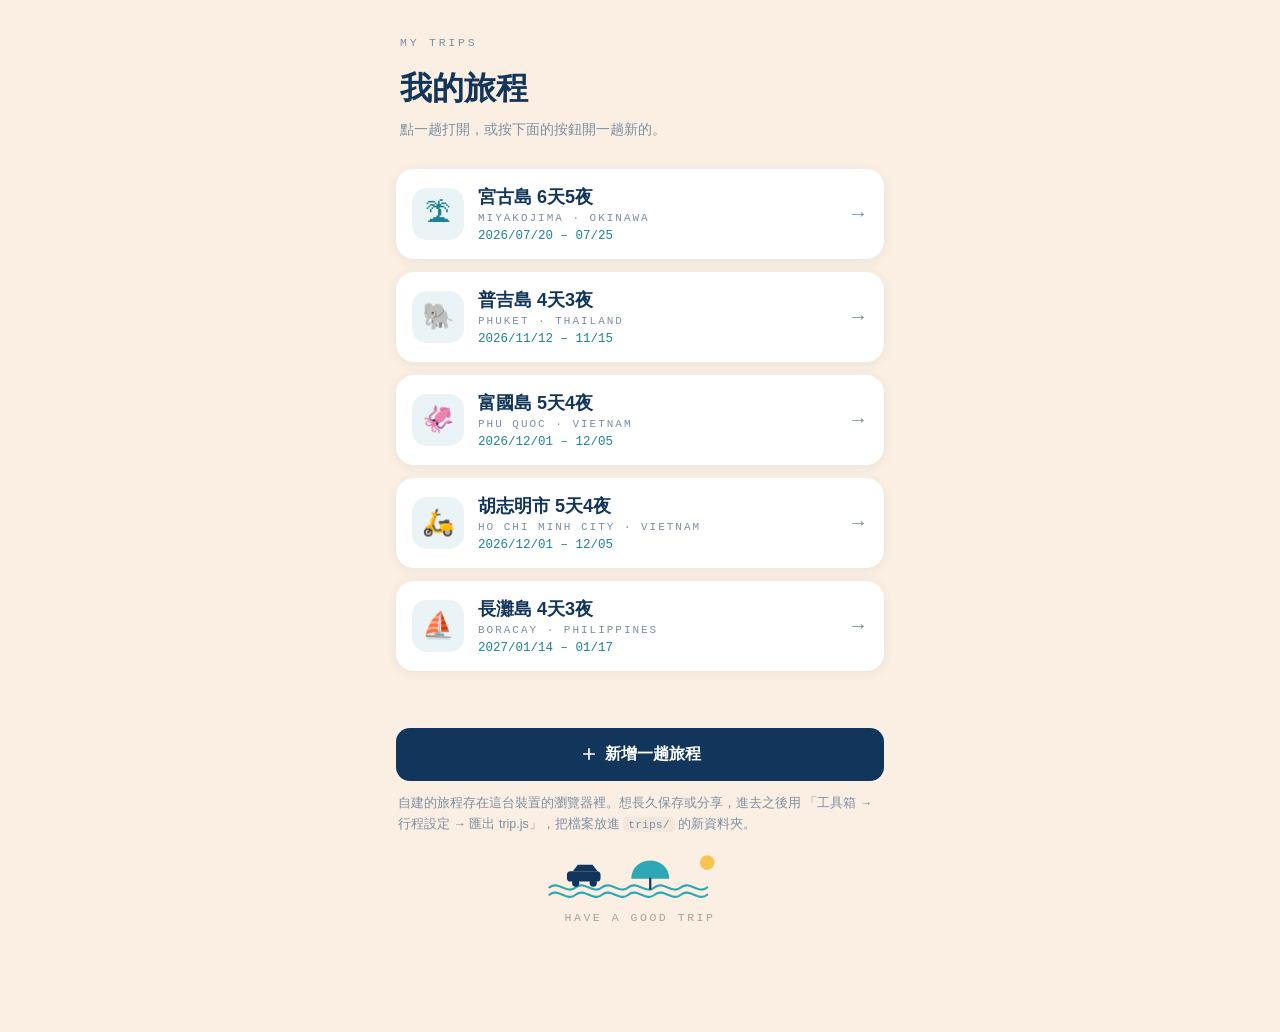
<file: travel-app/index.html>
<!DOCTYPE html>
<html lang="zh-Hant">
<head>
  <meta charset="utf-8" />
  <meta name="viewport" content="width=device-width, initial-scale=1, viewport-fit=cover" />
  <meta name="theme-color" content="#FBEFE3" />
  <title>我的旅程</title>
  <link rel="icon" href="engine/icon.svg" type="image/svg+xml" />
  <link rel="stylesheet" href="engine/styles.css" />
</head>
<body>
  <div class="app home">
    <header class="homeHead">
      <p class="pageKicker">MY TRIPS</p>
      <h1 class="homeTitle">我的旅程</h1>
      <p class="homeSub">點一趟打開，或按下面的按鈕開一趟新的。</p>
    </header>

    <main class="main" id="tripList"></main>

    <div class="homeActs">
      <button class="btn btn--primary btn--block newTripBtn" id="newTrip">
        <svg viewBox="0 0 24 24" fill="none" stroke="currentColor" stroke-width="2.2" stroke-linecap="round" aria-hidden="true"><path d="M12 5v14M5 12h14"/></svg>
        新增一趟旅程
      </button>
      <p class="homeHint">
        自建的旅程存在這台裝置的瀏覽器裡。想長久保存或分享，進去之後用
        「工具箱 → 行程設定 → 匯出 trip.js」，把檔案放進 <code>trips/</code> 的新資料夾。
      </p>
    </div>

    <footer class="siteFoot">
      <svg class="siteFoot__art" viewBox="0 0 260 70" aria-hidden="true">
        <circle cx="222" cy="18" r="10" fill="#F6C453"/>
        <g fill="none" stroke="#2FA8B5" stroke-width="3" stroke-linecap="round">
          <path d="M6 52c12-10 24 10 36 0s24 10 36 0 24 10 36 0 24 10 36 0 24 10 36 0 24 10 36 0"/>
          <path d="M6 62c12-10 24 10 36 0s24 10 36 0 24 10 36 0 24 10 36 0 24 10 36 0 24 10 36 0"/>
        </g>
        <g>
          <path d="M118 40c0-16 13-25 26-25s26 9 26 25z" fill="#2FA8B5"/>
          <path d="M144 40v14" stroke="#12365B" stroke-width="3" stroke-linecap="round"/>
        </g>
        <g fill="#12365B">
          <rect x="30" y="30" width="46" height="14" rx="5"/>
          <path d="M38 30l7-9h20l7 9z"/>
          <circle cx="42" cy="46" r="5"/><circle cx="66" cy="46" r="5"/>
        </g>
      </svg>
      <p class="siteFoot__note">HAVE A GOOD TRIP</p>
    </footer>
  </div>

  <dialog class="sheet" id="sheet" aria-labelledby="sheetTitle">
    <form method="dialog" id="sheetForm" class="sheet__form">
      <div class="sheet__head">
        <h2 class="sheet__title" id="sheetTitle">新增一趟旅程</h2>
        <button class="sheet__close" value="cancel" type="submit" aria-label="關閉">✕</button>
      </div>
      <div class="sheet__body">
        <div class="field">
          <label for="f_title">旅程標題</label>
          <input id="f_title" name="title" type="text" placeholder="例：京都 5天4夜" required />
        </div>
        <div class="field">
          <label for="f_sub">英文／日文副標</label>
          <input id="f_sub" name="sub" type="text" placeholder="例：KYOTO · JAPAN" />
        </div>
        <div class="field--row">
          <div class="field">
            <label for="f_start">出發日</label>
            <input id="f_start" name="start" type="date" required />
          </div>
          <div class="field">
            <label for="f_end">回程日</label>
            <input id="f_end" name="end" type="date" required />
          </div>
        </div>
        <div class="field--row">
          <div class="field"><label for="f_m1">成員 1</label><input id="f_m1" name="m1" type="text" value="我" /></div>
          <div class="field"><label for="f_m2">成員 2</label><input id="f_m2" name="m2" type="text" value="旅伴" /></div>
        </div>
        <div class="field--row">
          <div class="field"><label for="f_cfrom">當地幣別</label><input id="f_cfrom" name="cfrom" type="text" value="JPY" /></div>
          <div class="field"><label for="f_cto">本國幣別</label><input id="f_cto" name="cto" type="text" value="TWD" /></div>
          <div class="field"><label for="f_rate">匯率</label><input id="f_rate" name="rate" type="number" step="0.0001" value="0.21" /></div>
        </div>
        <div class="field">
          <label for="f_center">地圖中心座標</label>
          <input id="f_center" name="center" type="text" placeholder="35.0116,135.7681" />
          <p class="field__hint">從 Google Maps 網址複製 @ 後面那一組數字。留空的話之後可以在「行程設定」補。</p>
        </div>
        <div class="field">
          <label for="f_emoji">首頁圖示</label>
          <input id="f_emoji" name="emoji" type="text" value="🧳" maxlength="4" />
        </div>
      </div>
      <div class="sheet__foot">
        <button class="btn btn--ghost" value="cancel" type="submit">取消</button>
        <button class="btn btn--primary" value="save" type="submit">建立並開始編輯</button>
      </div>
    </form>
  </dialog>

  <script src="trips.js"></script>
  <script>
  (function () {
    'use strict';
    var $ = function (s) { return document.querySelector(s); };
    var REG = 'myTrips.v1';            /* 自建旅程的 id 清單 */
    var esc = function (s) {
      return String(s == null ? '' : s).replace(/[&<>"']/g, function (c) {
        return { '&': '&amp;', '<': '&lt;', '>': '&gt;', '"': '&quot;', "'": '&#39;' }[c];
      });
    };
    var get = function (k, d) { try { var v = localStorage.getItem(k); return v ? JSON.parse(v) : d; } catch (e) { return d; } };
    var set = function (k, v) { try { localStorage.setItem(k, JSON.stringify(v)); return true; } catch (e) { alert('儲存失敗，瀏覽器空間不足或處於隱私模式。'); return false; } };
    var pad = function (n) { return (n < 10 ? '0' : '') + n; };
    var iso = function (d) { return d.getFullYear() + '-' + pad(d.getMonth() + 1) + '-' + pad(d.getDate()); };
    var fmt = function (s) { var p = s.split('-'); return p[0] + '/' + p[1] + '/' + p[2]; };

    /* --- 讀出自建旅程（標題等資訊直接從那趟的資料讀，才不會跟 App 內的編輯脫節） --- */
    function customTrips() {
      return get(REG, []).map(function (id) {
        var blob = get('trip:' + id + ':data', null);
        if (!blob || !blob.data) return null;
        var m = blob.data.meta || {};
        var days = blob.data.days || [];
        var last = days.length ? days[days.length - 1].date : m.endDate;
        return {
          id: id, custom: true,
          title: m.title || '未命名旅程',
          sub: m.subtitleEn || '',
          range: m.startDate ? fmt(m.startDate) + ' – ' + fmt(last || m.startDate) : '',
          emoji: m.emoji || '🧳'
        };
      }).filter(Boolean);
    }

    function card(t) {
      var href = t.custom
        ? 'trips/custom/index.html?id=' + encodeURIComponent(t.id)
        : 'trips/' + esc(t.folder) + '/index.html';
      return '<div class="tripRow">' +
        '<a class="tripCard" href="' + esc(href) + '">' +
          '<span class="tripCard__emoji">' + esc(t.emoji || '🧳') + '</span>' +
          '<span class="tripCard__body">' +
            '<span class="tripCard__t">' + esc(t.title) + '</span>' +
            '<span class="tripCard__s">' + esc(t.sub || '') + '</span>' +
            '<span class="tripCard__r">' + esc(t.range || '') + '</span>' +
          '</span><span class="tripCard__go">→</span></a>' +
        (t.custom ? '<button class="tripDel" data-del="' + esc(t.id) + '" aria-label="刪除這趟旅程">✕</button>' : '') +
      '</div>';
    }

    function render() {
      var all = (window.TRIPS || []).concat(customTrips());
      $('#tripList').innerHTML = all.length
        ? all.map(card).join('')
        : '<p class="empty">還沒有任何旅程<br>按下面「新增一趟旅程」開始</p>';
    }

    /* --- 新增 --- */
    $('#newTrip').addEventListener('click', function () {
      var t = new Date();
      $('#f_start').value = iso(t);
      t.setDate(t.getDate() + 3);
      $('#f_end').value = iso(t);
      $('#f_title').value = '';
      var dlg = $('#sheet');
      if (dlg.showModal) dlg.showModal(); else dlg.setAttribute('open', '');
    });

    $('#sheetForm').addEventListener('submit', function (ev) {
      if (((ev.submitter && ev.submitter.value) || 'cancel') !== 'save') return;
      var f = {};
      Array.prototype.forEach.call(this.querySelectorAll('[name]'), function (el) { f[el.name] = el.value.trim(); });

      if (!f.title) { alert('請填旅程標題'); ev.preventDefault(); return; }
      if (!f.start || !f.end) { alert('請填出發日與回程日'); ev.preventDefault(); return; }
      var span = Math.round((new Date(f.end + 'T00:00:00') - new Date(f.start + 'T00:00:00')) / 86400000) + 1;
      if (span < 1) { alert('回程日不能早於出發日'); ev.preventDefault(); return; }
      if (span > 60) { alert('一趟旅程最多 60 天'); ev.preventDefault(); return; }

      var id = 'custom-' + Date.now().toString(36) + '-' + Math.random().toString(36).slice(2, 6);
      var ctr = (f.center || '').split(',').map(parseFloat);
      var center = (ctr.length === 2 && !isNaN(ctr[0]) && !isNaN(ctr[1])) ? ctr : [0, 0];

      var days = [];
      for (var i = 0; i < span; i++) {
        var d = new Date(f.start + 'T00:00:00');
        d.setDate(d.getDate() + i);
        days.push({ n: i + 1, date: iso(d), title: '', items: [] });
      }

      var trip = {
        meta: {
          id: id, title: f.title, subtitleEn: f.sub, emoji: f.emoji || '🧳',
          rangeLabel: '', startDate: f.start, endDate: f.end,
          members: [f.m1 || '我', f.m2 || '旅伴'],
          currency: { from: f.cfrom || 'JPY', to: f.cto || 'TWD', rate: parseFloat(f.rate) || 1 },
          center: center, zoom: center[0] ? 11 : 2, footerNote: 'HAVE A GOOD TRIP'
        },
        flights: { airline: '', legs: [], note: '' },
        car: { title: '交通 · 住宿', rows: [], tel: '' },
        weather: { lat: center[0], lon: center[1], title: '行程天氣', note: '資料：Open-Meteo 即時預報，每次開啟自動更新。', fallback: [] },
        shopping: [],
        days: days
      };

      if (!set('trip:' + id + ':data', { dirty: true, data: trip })) { ev.preventDefault(); return; }
      var reg = get(REG, []);
      reg.push(id);
      set(REG, reg);
      location.href = 'trips/custom/index.html?id=' + encodeURIComponent(id) + '#/settings';
    });

    /* --- 刪除 --- */
    $('#tripList').addEventListener('click', function (ev) {
      var b = ev.target.closest('[data-del]');
      if (!b) return;
      ev.preventDefault();
      var id = b.dataset.del;
      var blob = get('trip:' + id + ':data', null);
      var name = (blob && blob.data && blob.data.meta && blob.data.meta.title) || '這趟旅程';
      if (!confirm('刪除「' + name + '」？\n行程、記帳、勾選都會一起刪掉，無法復原。')) return;
      ['data', 'shop', 'ledger', 'day'].forEach(function (k) {
        try { localStorage.removeItem('trip:' + id + ':' + k); } catch (e) {}
      });
      set(REG, get(REG, []).filter(function (x) { return x !== id; }));
      render();
    });

    render();
  })();
  </script>
</body>
</html>
</file>
<file: travel-app/engine/styles.css>
/* ===========================================================
   宮古島 6天5夜 — 樣式
   配色：奶油底 + 深藍字 + 宮古藍點綴 + 紫色工具箱
   =========================================================== */
:root{
  --cream:#FBEFE3;
  --cream-2:#F6E4D5;
  --card:#FFFFFF;
  --navy:#12365B;
  --navy-2:#0E2A46;
  --ink:#1B2A3A;
  --muted:#7D8FA3;
  --line:#E7DACB;
  --teal:#2FA8B5;
  --teal-dk:#1D8391;
  --purple:#8B5CF6;
  --amber:#F6C453;
  --amber-dk:#B4791B;
  --danger:#D2544B;
  --ok:#2F9E6B;

  --radius:18px;
  --radius-sm:12px;
  --shadow:0 2px 12px rgba(18,54,91,.07);
  --shadow-lg:0 10px 30px rgba(18,54,91,.16);

  --mono:ui-monospace,SFMono-Regular,"SF Mono",Menlo,Consolas,"Noto Sans TC",monospace;
  --sans:-apple-system,BlinkMacSystemFont,"Segoe UI","Noto Sans TC","PingFang TC","Hiragino Sans","Microsoft JhengHei",sans-serif;

  --tabs-h:64px;
  --safe-b:env(safe-area-inset-bottom,0px);
  --safe-t:env(safe-area-inset-top,0px);
}

*{box-sizing:border-box}
html,body{margin:0;padding:0}
body{
  background:var(--cream);
  color:var(--ink);
  font-family:var(--sans);
  -webkit-font-smoothing:antialiased;
  -webkit-text-size-adjust:100%;
  overscroll-behavior-y:none;
}
button,input,select,textarea{font:inherit;color:inherit}
button{cursor:pointer;border:0;background:none}
a{color:var(--teal-dk)}

.app{max-width:520px;margin:0 auto;position:relative;min-height:100vh;background:var(--cream)}

/* ---------------- Hero ---------------- */
.topStack{position:sticky;top:0;z-index:400;background:var(--cream)}
.hero{
  position:relative;
  height:260px;overflow:hidden;background:var(--navy);
  transition:height .22s ease;
}
/* 底色是海：圖磚還沒載入或離線時也不會變成一塊黑 */
.hero__map{position:absolute;inset:0;z-index:0;background:linear-gradient(165deg,#9ACBDB 0%,#5E9DB4 45%,#2F6B84 100%)}
.hero__mapHint{
  position:absolute;top:10px;right:10px;z-index:420;
  background:rgba(18,54,91,.72);color:#fff;
  font-size:11.5px;letter-spacing:.02em;
  padding:5px 10px;border-radius:999px;pointer-events:none;
}
.hero__scrim{
  position:absolute;inset:auto 0 0 0;height:56%;z-index:410;pointer-events:none;
  background:linear-gradient(180deg,rgba(14,42,70,0) 0%,rgba(14,42,70,.62) 55%,rgba(14,42,70,.86) 100%);
}
.hero__text{position:absolute;left:18px;right:18px;bottom:34px;z-index:415;pointer-events:none;color:#fff}
.hero__eyebrow{margin:0 0 4px;font-family:var(--mono);font-size:11px;letter-spacing:.34em;opacity:.82}
.hero__title{margin:0;font-size:29px;line-height:1.15;font-weight:800;letter-spacing:.01em;text-shadow:0 2px 10px rgba(0,0,0,.3)}
.hero__range{margin:6px 0 0;font-family:var(--mono);font-size:13px;letter-spacing:.12em;opacity:.86}
.hero__wave{position:absolute;left:0;right:0;bottom:-1px;width:100%;height:44px;z-index:418;pointer-events:none;display:block}

.hero--compact{height:150px}
.hero--compact .hero__title{font-size:22px}
.hero--compact .hero__text{bottom:26px}
.hero--compact .hero__mapHint{opacity:0}

/* Leaflet tweaks */
.leaflet-container{background:#cfe6ef;font-family:var(--sans)}
.leaflet-control-zoom{border:0!important;box-shadow:var(--shadow)!important;margin:10px 0 0 10px!important}
.leaflet-control-zoom a{border-radius:8px!important;color:var(--navy)!important;font-weight:700}
.leaflet-control-attribution{font-size:9px;background:rgba(255,255,255,.7)!important}
.pin{display:grid;place-items:center;width:30px;height:36px}
.pin__body{
  width:28px;height:28px;border-radius:50% 50% 50% 4px;transform:rotate(-45deg);
  background:var(--navy);border:2px solid #fff;box-shadow:0 2px 6px rgba(0,0,0,.35);
  display:grid;place-items:center;
}
.pin__n{transform:rotate(45deg);color:#fff;font:700 12px/1 var(--mono)}
.pin--teal .pin__body{background:var(--teal)}
.pin--purple .pin__body{background:var(--purple)}
.pin--amber .pin__body{background:var(--amber)}
.pin--amber .pin__n{color:var(--navy)}
.leaflet-popup-content-wrapper{border-radius:14px;box-shadow:var(--shadow-lg)}
.leaflet-popup-content{margin:12px 14px;min-width:170px}
.pop__t{font-weight:800;color:var(--navy);font-size:15px;margin:0 0 2px}
.pop__s{font-family:var(--mono);font-size:11.5px;color:var(--muted);margin:0 0 9px}
.pop__row{display:flex;gap:6px}
.pop__btn{
  flex:1;text-align:center;text-decoration:none;font-size:12.5px;font-weight:700;
  padding:7px 8px;border-radius:9px;border:1px solid var(--teal);color:var(--teal-dk);background:#fff;white-space:nowrap;
}
.pop__btn--fill{background:var(--navy);border-color:var(--navy);color:#fff}

/* ---------------- 日期分頁 ---------------- */
.dayTabs{
  display:flex;gap:9px;overflow-x:auto;scrollbar-width:none;
  padding:12px 16px;background:var(--cream);
  border-bottom:1px solid var(--line);
  -webkit-overflow-scrolling:touch;
}
.dayTabs::-webkit-scrollbar{display:none}
.dayTab{
  flex:0 0 auto;min-width:78px;text-align:center;
  padding:8px 14px;border-radius:999px;
  background:#fff;border:1px solid var(--line);color:var(--navy);
  transition:background .18s,color .18s,transform .18s;
}
.dayTab strong{display:block;font-size:14.5px;font-weight:800}
.dayTab span{display:block;font-family:var(--mono);font-size:11px;color:var(--muted);margin-top:1px}
.dayTab[aria-selected="true"]{background:var(--navy);border-color:var(--navy);color:#fff}
.dayTab[aria-selected="true"] span{color:rgba(255,255,255,.75)}
.dayTab--past strong{opacity:.55}

/* ---------------- Main ---------------- */
.main{padding:18px 16px 40px;outline:none}
.main:focus{outline:none}

/* 日標題 */
.dayHead{display:flex;align-items:flex-start;justify-content:space-between;gap:12px}
.dayNum{margin:0;font-size:56px;line-height:.9;font-weight:800;color:var(--teal);font-family:var(--mono)}
.dayNum small{font-size:22px;color:var(--muted);font-weight:700}
.dayDate{margin:8px 0 0;font-family:var(--mono);font-size:12.5px;letter-spacing:.12em;color:var(--muted)}
.dayTitle{margin:14px 0 0;font-size:22px;font-weight:800;color:var(--navy)}
.dayTitleRow{display:flex;align-items:center;justify-content:space-between;gap:10px}
.dayTitleRow .dayTitle{flex:1;min-width:0}
.dayArt{width:126px;height:60px;flex:0 0 auto}
.memoryTag{
  display:inline-block;margin-top:8px;padding:3px 9px;border-radius:6px;
  background:#FBEBBF;color:var(--amber-dk);font-size:12.5px;font-weight:700;
}

/* 按鈕 */
.btn{
  display:inline-flex;align-items:center;justify-content:center;gap:7px;
  padding:9px 15px;border-radius:999px;font-size:14px;font-weight:700;
  border:1px solid transparent;text-decoration:none;white-space:nowrap;
}
.btn svg{width:16px;height:16px;flex:0 0 auto}
.btn--pill{background:#fff;border-color:var(--line);color:var(--navy);box-shadow:var(--shadow)}
.btn--primary{background:var(--navy);color:#fff}
.btn--ghost{background:transparent;color:var(--muted)}
.btn--outline{background:#fff;border-color:var(--teal);color:var(--teal-dk)}
.btn--danger{background:#fff;border-color:#EFC9C6;color:var(--danger)}
.btn--block{display:flex;width:100%}
.btn--nav{
  margin:16px 0 20px;padding:16px;border-radius:14px;font-size:16px;
  background:linear-gradient(100deg,var(--navy) 0%,#1A6B86 100%);color:#fff;
  box-shadow:0 6px 18px rgba(18,54,91,.24);
}

/* ---------------- 時間軸 ---------------- */
.mapOff{display:grid;place-items:center;height:100%;color:#fff;font-size:13px;opacity:.85}

.timeline{position:relative;padding-left:60px;list-style:none;margin:0}
.timeline::before{
  content:"";position:absolute;left:51px;top:8px;bottom:8px;width:3px;
  background:linear-gradient(180deg,var(--teal),#9FD8DF);border-radius:2px;
}
.stop{position:relative;margin-bottom:18px}
.stop__time{
  position:absolute;left:-60px;top:6px;width:44px;text-align:right;
  font-family:var(--mono);font-size:12.5px;color:var(--navy);font-weight:700;
}
.stop__dot{
  position:absolute;left:-14px;top:8px;width:15px;height:15px;border-radius:50%;
  background:#fff;border:3px solid var(--navy);box-sizing:border-box;
}
.stop--past .stop__dot{border-color:#A9BCCB}
.stop--past .stop__card{opacity:.72}
.stop--now .stop__dot{border-color:var(--teal);box-shadow:0 0 0 5px rgba(47,168,181,.22)}

.stop__card{background:var(--card);border-radius:var(--radius);box-shadow:var(--shadow);padding:14px 15px}
.stop__tags{display:flex;flex-wrap:wrap;gap:7px;margin-bottom:8px}
.chip{
  display:inline-flex;align-items:center;gap:4px;
  padding:4px 11px;border-radius:999px;font-size:12.5px;font-weight:700;
  background:var(--navy);color:#fff;
}
.chip--teal{background:var(--teal)}
.chip--purple{background:var(--purple)}
.chip--slate{background:#5A7186}
.chip--amber{background:#FBEBBF;color:var(--amber-dk)}
.stop__title{margin:0;font-size:18px;font-weight:800;color:var(--navy);line-height:1.3}
.stop__sub{margin:3px 0 0;font-size:13px;color:var(--muted)}
.stop__meta{margin:9px 0 0;display:flex;flex-direction:column;gap:5px}
.metaRow{display:flex;align-items:flex-start;gap:7px;font-size:13px;color:#4C6076}
.metaRow svg{width:14px;height:14px;flex:0 0 auto;margin-top:2px;color:var(--muted)}
.tip{
  margin-top:10px;padding:10px 12px;border-radius:11px;background:#FDF3DC;
  display:flex;gap:8px;font-size:13.5px;line-height:1.6;color:#5A4515;
}
.tip svg{width:15px;height:15px;flex:0 0 auto;margin-top:3px;color:var(--amber-dk)}
.stop__acts{display:flex;gap:8px;margin-top:11px;flex-wrap:wrap}
.stop__acts .btn{padding:8px 14px;font-size:13.5px}

.alts{margin-top:11px;border-top:1px dashed var(--line);padding-top:9px}
.alts>summary{
  list-style:none;cursor:pointer;font-size:13.5px;font-weight:700;color:var(--teal-dk);
  display:flex;align-items:center;gap:6px;
}
.alts>summary::-webkit-details-marker{display:none}
.alts>summary::before{content:"▸";transition:transform .2s;display:inline-block}
.alts[open]>summary::before{transform:rotate(90deg)}
.altItem{display:flex;justify-content:space-between;gap:10px;padding:8px 0;border-bottom:1px dashed var(--line)}
.altItem:last-child{border-bottom:0}
.altItem b{font-size:14px;color:var(--navy);font-weight:700}
.altItem span{font-size:12px;color:var(--muted);display:block;margin-top:2px}
.altItem a{font-size:12.5px;white-space:nowrap;align-self:center}

.empty{text-align:center;color:var(--muted);padding:38px 10px;font-size:14px;line-height:1.7}

/* 上一頁 / 下一頁（切換前後一天） */
.dayNav{display:flex;gap:11px;margin:26px 0 10px}
.dayNav__slot{flex:1}
.dayNav__btn{
  flex:1;min-width:0;text-align:left;
  background:var(--card);border-radius:14px;box-shadow:var(--shadow);
  padding:13px 15px;transition:transform .15s;
}
.dayNav__btn:active{transform:scale(.97)}
.dayNav__btn--next{text-align:right}
.dayNav__dir{display:block;font-family:var(--mono);font-size:11.5px;letter-spacing:.1em;color:var(--teal-dk);font-weight:700}
.dayNav__t{display:block;margin-top:5px;font-size:14.5px;font-weight:800;color:var(--navy)}
.dayNav__s{
  display:block;margin-top:2px;font-size:12px;color:var(--muted);
  white-space:nowrap;overflow:hidden;text-overflow:ellipsis;
}

/* ---------------- 子頁通用 ---------------- */
.subBack{margin-bottom:14px}
.pageTitle{margin:0;font-size:26px;font-weight:800;color:var(--navy)}
.pageKicker{margin:2px 0 18px;font-family:var(--mono);font-size:11.5px;letter-spacing:.24em;color:var(--muted)}
.panel{background:var(--card);border-radius:var(--radius);box-shadow:var(--shadow);padding:15px;margin-bottom:16px}
.panel__head{display:flex;align-items:center;gap:9px;margin-bottom:12px}
.panel__icon{width:30px;height:30px;border-radius:9px;display:grid;place-items:center;flex:0 0 auto;color:#fff}
.panel__icon svg{width:17px;height:17px}
.panel__title{margin:0;font-size:17px;font-weight:800;color:var(--navy)}
.bg-navy{background:var(--navy)}.bg-teal{background:var(--teal)}
.bg-purple{background:var(--purple)}.bg-amber{background:var(--amber);color:var(--navy)!important}
.bg-blue{background:#2E6FA8}.bg-slate{background:#5A7186}
.panel__edit{
  margin-left:auto;flex:0 0 auto;font-size:13.5px;font-weight:700;color:var(--teal-dk);
  padding:5px 12px;border-radius:999px;border:1px solid var(--line);background:#fff;
}

/* 工具箱 */
.toolGrid{display:grid;grid-template-columns:1fr 1fr;gap:13px}
.toolCard{
  background:var(--card);border-radius:var(--radius);box-shadow:var(--shadow);
  padding:16px 14px;text-align:left;display:block;text-decoration:none;
}
.toolCard__icon{width:40px;height:40px;border-radius:12px;display:grid;place-items:center;color:#fff;margin-bottom:14px}
.toolCard__icon svg{width:21px;height:21px}
.toolCard b{display:block;font-size:16.5px;font-weight:800;color:var(--navy)}
.toolCard span{display:block;margin-top:3px;font-size:12.5px;color:var(--muted)}
.toolCard--wide{
  display:flex;align-items:center;gap:14px;width:100%;margin-top:13px;padding:14px;
}
.toolCard--wide .toolCard__icon{margin-bottom:0}
.toolCard--wide .toolCard__body{flex:1;min-width:0}
.toolCard--wide .toolCard__body>b{font-size:16px}

/* 航班 */
.leg{background:#F6EFE6;border-radius:13px;padding:12px 14px;margin-bottom:10px}
.leg__top{display:flex;justify-content:space-between;align-items:center;margin-bottom:8px}
.leg__tag{background:#DCEBEF;color:var(--teal-dk);font-size:12px;font-weight:700;padding:3px 10px;border-radius:999px}
.leg__no{font-family:var(--mono);font-weight:800;color:var(--navy);font-size:15px}
.leg__row{display:flex;align-items:center;gap:10px}
.leg__side{min-width:74px}
.leg__side--r{text-align:right;margin-left:auto}
.leg__time{font-family:var(--mono);font-size:22px;font-weight:800;color:var(--navy);line-height:1.1}
.leg__port{font-family:var(--mono);font-size:11.5px;color:var(--muted);margin-top:2px}
.leg__line{flex:1;height:14px;position:relative}
.leg__line::before{content:"";position:absolute;top:50%;left:0;right:0;border-top:2px dashed #A9CDD4}
.leg__line svg{position:absolute;top:50%;left:50%;transform:translate(-50%,-50%);width:16px;height:16px;color:var(--teal);background:var(--card);padding:0 3px;box-sizing:content-box}
.note{font-size:12.5px;color:var(--muted);line-height:1.6;margin:10px 0 0}
/* trip.js 發布新版本後蓋掉本機編輯時的說明卡 */
.noteCard{background:#EAF7F4;border:1px solid #B9E3DA;border-radius:12px;padding:10px 12px;color:var(--ink)}

/* 租車表 */
.kv{width:100%;border-collapse:collapse}
.kv td{padding:9px 0;border-bottom:1px dashed var(--line);font-size:14px;vertical-align:top}
.kv tr:last-child td{border-bottom:0}
.kv td:first-child{width:74px;color:var(--muted);font-size:13.5px}
.kv td:last-child{font-weight:600;color:var(--ink)}
.kv .mono{font-family:var(--mono);color:var(--navy);font-weight:700}

/* 天氣 */
.wxGrid{display:grid;grid-template-columns:repeat(3,1fr);gap:9px}
.wx{background:#F6EFE6;border-radius:12px;padding:10px 6px;text-align:center}
.wx__d{font-family:var(--mono);font-size:11.5px;color:var(--muted)}
.wx__i{font-size:26px;line-height:1.3}
.wx__t{font-family:var(--mono);font-size:13px}
.wx__t b{color:var(--danger)}
.wx__t i{color:var(--navy);font-style:normal;margin-left:4px}
.wx__p{font-family:var(--mono);font-size:11.5px;color:var(--teal-dk);margin-top:2px}
.wx--live{outline:1.5px solid rgba(47,168,181,.35)}

/* 必買清單 */
.progress{margin:0 0 16px}
.progress__row{display:flex;justify-content:space-between;font-size:13px;color:var(--muted);margin-bottom:6px}
.progress__row b{font-family:var(--mono);color:var(--navy)}
.progress__bar{height:7px;border-radius:99px;background:var(--cream-2);overflow:hidden}
.progress__fill{height:100%;background:linear-gradient(90deg,var(--teal),#7ED0D8);border-radius:99px;transition:width .3s}
.check{display:flex;gap:11px;align-items:flex-start;padding:10px 0;border-bottom:1px dashed var(--line);width:100%;text-align:left}
.check:last-child{border-bottom:0}
.check__box{
  width:22px;height:22px;border-radius:6px;border:2px solid #C3D2DE;background:#fff;
  flex:0 0 auto;display:grid;place-items:center;margin-top:1px;
}
.check__box svg{width:13px;height:13px;color:#fff;opacity:0}
.check__body{flex:1;min-width:0}
.check__t{display:block;font-size:14.5px;font-weight:700;color:var(--navy);line-height:1.4}
.check__n{display:block;font-size:12.5px;color:var(--muted);margin-top:2px;line-height:1.5}
.check[aria-pressed="true"] .check__box{background:var(--navy);border-color:var(--navy)}
.check[aria-pressed="true"] .check__box svg{opacity:1}
.check[aria-pressed="true"] .check__t,
.check[aria-pressed="true"] .check__n{text-decoration:line-through;color:#AEBCC8}

/* 匯率 */
.fx{display:flex;align-items:center;gap:10px}
.fx__f{flex:1}
.fx__f label{display:block;font-family:var(--mono);font-size:11.5px;color:var(--muted);margin-bottom:5px}
.fx__f input{
  width:100%;padding:12px;border-radius:11px;border:1px solid var(--line);
  background:#F6EFE6;font-family:var(--mono);font-size:19px;font-weight:700;color:var(--navy);
}
.fx__swap{
  width:34px;height:34px;border-radius:10px;display:grid;place-items:center;
  color:var(--teal-dk);margin-top:18px;flex:0 0 auto;
}
.fx__swap svg{width:20px;height:20px}
.fx__rate{display:flex;align-items:center;gap:9px;margin-top:14px;flex-wrap:wrap}
.fx__rate label{font-size:13px;color:var(--muted)}
.fx__rate input{
  width:88px;padding:7px 10px;border-radius:9px;border:1px solid var(--line);
  background:#F6EFE6;font-family:var(--mono);font-size:17px;font-weight:700;color:var(--navy);text-align:center;
}
.fx__rate small{font-size:12.5px;color:var(--muted);flex:1;min-width:150px}
.fx__quick{display:flex;gap:7px;flex-wrap:wrap;margin-top:14px}
.fx__quick button{
  padding:6px 12px;border-radius:999px;background:#F1E7DA;
  font-family:var(--mono);font-size:13px;font-weight:700;color:var(--navy);
}

/* 記帳 */
.ledgerSum{display:grid;grid-template-columns:repeat(3,1fr);gap:9px;margin-bottom:14px}
.sumBox{background:#F6EFE6;border-radius:12px;padding:11px 8px;text-align:center}
.sumBox span{display:block;font-size:11.5px;color:var(--muted)}
.sumBox b{display:block;font-family:var(--mono);font-size:17px;font-weight:800;color:var(--navy);margin-top:3px}
.settle{
  background:#EAF6F1;border-radius:12px;padding:12px 14px;font-size:14px;color:#1E6B4C;
  font-weight:700;margin-bottom:14px;line-height:1.6;
}
.settle--even{background:#F2EEE7;color:var(--muted)}
.entry{display:flex;align-items:center;gap:11px;padding:11px 0;border-bottom:1px dashed var(--line)}
.entry:last-child{border-bottom:0}
.entry__who{
  width:34px;height:34px;border-radius:50%;flex:0 0 auto;display:grid;place-items:center;
  font-size:13px;font-weight:800;color:#fff;background:var(--navy);
}
.entry__who--b{background:var(--purple)}
.entry__main{flex:1;min-width:0}
.entry__t{display:block;font-size:14.5px;font-weight:700;color:var(--navy);white-space:nowrap;overflow:hidden;text-overflow:ellipsis}
.entry__s{display:block;font-family:var(--mono);font-size:11.5px;color:var(--muted);margin-top:2px}
.entry__amt{font-family:var(--mono);font-size:15px;font-weight:800;color:var(--navy);text-align:right}
.entry__amt small{display:block;font-size:11px;color:var(--muted);font-weight:600}
.entry__del{color:#C7B6A6;padding:4px;font-size:16px;line-height:1}
.rowActs{display:flex;gap:9px;flex-wrap:wrap;margin-top:14px}

/* 編輯行程 */
.editHead{display:flex;align-items:center;justify-content:space-between;gap:10px;margin-bottom:14px}
.editHead .subBack{margin-bottom:0}
.editHead .pageTitle{font-size:22px;text-align:right}
.editHint{font-size:13.5px;color:#4C6076;line-height:1.7;margin:0 0 12px}
.syncPill{
  display:flex;align-items:center;gap:8px;background:#E7F3EE;color:#1E6B4C;
  border-radius:11px;padding:10px 13px;font-size:13.5px;font-weight:700;margin-bottom:14px;
}
.syncPill::before{content:"";width:9px;height:9px;border-radius:50%;background:var(--ok);flex:0 0 auto}
.editList{display:flex;flex-direction:column;gap:9px}
.editRow{
  display:flex;align-items:center;gap:11px;background:var(--card);
  border-radius:14px;box-shadow:var(--shadow);padding:12px 13px;
}
.editRow.is-drag{opacity:.45}
.editRow.is-over{outline:2px dashed var(--teal);outline-offset:2px}
.editRow__grip{color:#BCC9D4;font-size:17px;cursor:grab;touch-action:none;padding:2px 3px;line-height:1}
.editRow__main{flex:1;min-width:0}
.editRow__t{display:block;font-size:15px;font-weight:800;color:var(--navy);white-space:nowrap;overflow:hidden;text-overflow:ellipsis}
.editRow__s{display:block;font-family:var(--mono);font-size:11.5px;color:var(--muted);margin-top:2px}
.editRow__acts{display:flex;gap:11px;flex:0 0 auto}
.editRow__acts button{font-size:13.5px;font-weight:700;color:var(--teal-dk)}
.editRow__acts button.is-del{color:var(--danger)}

/* ---------------- FAB ---------------- */
.fab{
  position:fixed;right:calc(50% - 260px + 18px);bottom:calc(22px + var(--safe-b));z-index:500;
  width:58px;height:58px;border-radius:50%;background:var(--purple);color:#fff;
  display:grid;place-items:center;box-shadow:0 8px 22px rgba(139,92,246,.42);
  transition:transform .18s;
}
.fab:active{transform:scale(.93)}
.fab svg{width:26px;height:26px}
@media (max-width:556px){ .fab{right:18px} }

/* ---------------- Sheet ---------------- */
.sheet{
  border:0;padding:0;background:transparent;width:100%;max-width:520px;
  margin:auto auto 0;
}
.sheet::backdrop{background:rgba(14,42,70,.44)}
.sheet__form{
  background:var(--cream);border-radius:22px 22px 0 0;
  padding:18px 18px calc(18px + var(--safe-b));max-height:88vh;display:flex;flex-direction:column;
}
.sheet__head{display:flex;align-items:center;justify-content:space-between;margin-bottom:14px}
.sheet__title{margin:0;font-size:19px;font-weight:800;color:var(--navy)}
.sheet__close{font-size:19px;color:var(--muted);padding:4px 8px}
.sheet__body{overflow-y:auto;display:flex;flex-direction:column;gap:12px}
.sheet__foot{display:flex;gap:10px;justify-content:flex-end;margin-top:16px}
.field label{display:block;font-size:12.5px;font-weight:700;color:var(--muted);margin-bottom:5px}
.field input,.field select,.field textarea{
  width:100%;padding:11px 12px;border-radius:11px;border:1px solid var(--line);
  background:#fff;font-size:15px;color:var(--ink);
}
.field textarea{min-height:70px;resize:vertical;font-family:var(--sans);line-height:1.5}
.field__hint{margin:5px 0 0;font-size:12px;color:var(--muted);line-height:1.5}
.field--row{display:flex;gap:11px}
.field--row>*{flex:1;min-width:0}
.sheet__sub{
  margin:6px 0 -4px;font-family:var(--mono);font-size:11.5px;letter-spacing:.16em;
  color:var(--teal-dk);font-weight:700;
}

/* ---------------- Toast ---------------- */
.toast{
  position:fixed;left:50%;bottom:calc(96px + var(--safe-b));transform:translate(-50%,14px);
  background:var(--navy-2);color:#fff;padding:11px 18px;border-radius:999px;
  font-size:14px;font-weight:600;z-index:600;opacity:0;pointer-events:none;
  transition:opacity .22s,transform .22s;max-width:88vw;text-align:center;
}
.toast.is-on{opacity:1;transform:translate(-50%,0)}

/* ---------------- 停點照片 Lightbox ---------------- */
.lb{
  position:fixed;inset:0;z-index:900;display:none;
  align-items:center;justify-content:center;
  background:rgba(10,22,38,.92);
  padding:calc(58px + var(--safe-t)) 12px calc(52px + var(--safe-b));
  -webkit-backdrop-filter:blur(3px);backdrop-filter:blur(3px);
}
.lb--on{display:flex}
.lb__fig{
  margin:0;display:flex;flex-direction:column;align-items:center;gap:10px;
  max-height:100%;max-width:100%;min-height:0;
}
.lb__img{
  flex:1 1 auto;min-height:0;max-width:100%;object-fit:contain;
  border-radius:14px;background:#fff;box-shadow:0 18px 48px rgba(0,0,0,.45);
}
.lb__cap{
  flex:0 0 auto;color:#fff;font-size:13.5px;line-height:1.5;text-align:center;
  max-width:min(520px,88vw);max-height:5.2em;overflow-y:auto;
}
.lb__cap:empty{display:none}
.lb__close{
  position:absolute;top:calc(14px + var(--safe-t));right:14px;
  width:38px;height:38px;border-radius:50%;border:0;cursor:pointer;
  background:rgba(255,255,255,.16);color:#fff;font-size:17px;line-height:1;
}
.lb__nav{
  position:absolute;top:50%;transform:translateY(-50%);
  width:42px;height:60px;border:0;border-radius:12px;cursor:pointer;
  background:rgba(255,255,255,.14);color:#fff;font-size:28px;line-height:1;
}
.lb__nav--prev{left:6px}
.lb__nav--next{right:6px}
.lb--single .lb__nav,.lb--single .lb__count{display:none}
.lb__count{
  position:absolute;bottom:calc(16px + var(--safe-b));left:50%;transform:translateX(-50%);
  margin:0;color:rgba(255,255,255,.82);font-size:12.5px;font-weight:600;letter-spacing:.04em;
}
@media (hover:hover){
  .lb__close:hover,.lb__nav:hover{background:rgba(255,255,255,.28)}
}

/* ---------------- 首頁：旅程清單 ---------------- */
.home{min-height:100vh;display:flex;flex-direction:column}
.homeHead{padding:calc(34px + env(safe-area-inset-top,0px)) 20px 6px}
.homeTitle{margin:0;font-size:32px;font-weight:800;color:var(--navy)}
.homeSub{margin:8px 0 0;font-size:13.5px;color:var(--muted);line-height:1.6}
.homeSub code{background:#F1E7DA;padding:1px 6px;border-radius:5px;font-size:12.5px}
.home .main{flex:1;padding-top:22px}
.tripRow{position:relative;margin-bottom:13px}
.tripDel{
  position:absolute;top:8px;right:8px;width:28px;height:28px;border-radius:50%;
  color:#C7B6A6;font-size:14px;line-height:1;display:grid;place-items:center;
}
.tripDel:hover{background:#F6E4D5;color:var(--danger)}
.tripCard{
  display:flex;align-items:center;gap:14px;text-decoration:none;
  background:var(--card);border-radius:var(--radius);box-shadow:var(--shadow);
  padding:16px;
}
.tripCard__emoji{
  width:52px;height:52px;border-radius:15px;flex:0 0 auto;
  display:grid;place-items:center;font-size:26px;background:#EAF3F5;
}
.tripCard__body{flex:1;min-width:0}
.tripCard__t{display:block;font-size:18px;font-weight:800;color:var(--navy)}
.tripCard__s{display:block;font-family:var(--mono);font-size:11px;letter-spacing:.18em;color:var(--muted);margin-top:3px}
.tripCard__r{display:block;font-family:var(--mono);font-size:12.5px;color:var(--teal-dk);margin-top:5px}
.tripCard__go{color:var(--muted);font-size:20px;flex:0 0 auto}
.siteFoot__home{margin:14px 0 0;font-size:13px}
.siteFoot__home a{color:var(--muted);text-decoration:none}
.homeActs{padding:4px 16px 0}
.newTripBtn{padding:15px;border-radius:14px;font-size:16px}
.newTripBtn svg{width:18px;height:18px}
.homeHint{margin:12px 2px 0;font-size:12.5px;color:var(--muted);line-height:1.7}
.homeHint code{background:#F1E7DA;padding:1px 5px;border-radius:5px;font-size:11.5px}

/* ---------------- Footer ---------------- */
.siteFoot{padding:14px 16px calc(96px + var(--safe-b));text-align:center}
.siteFoot__art{width:190px;height:52px}
.siteFoot__note{margin:6px 0 0;font-family:var(--mono);font-size:11.5px;letter-spacing:.22em;color:#B0A091}

@media (prefers-reduced-motion:reduce){*{transition:none!important;animation:none!important}}
</file>
